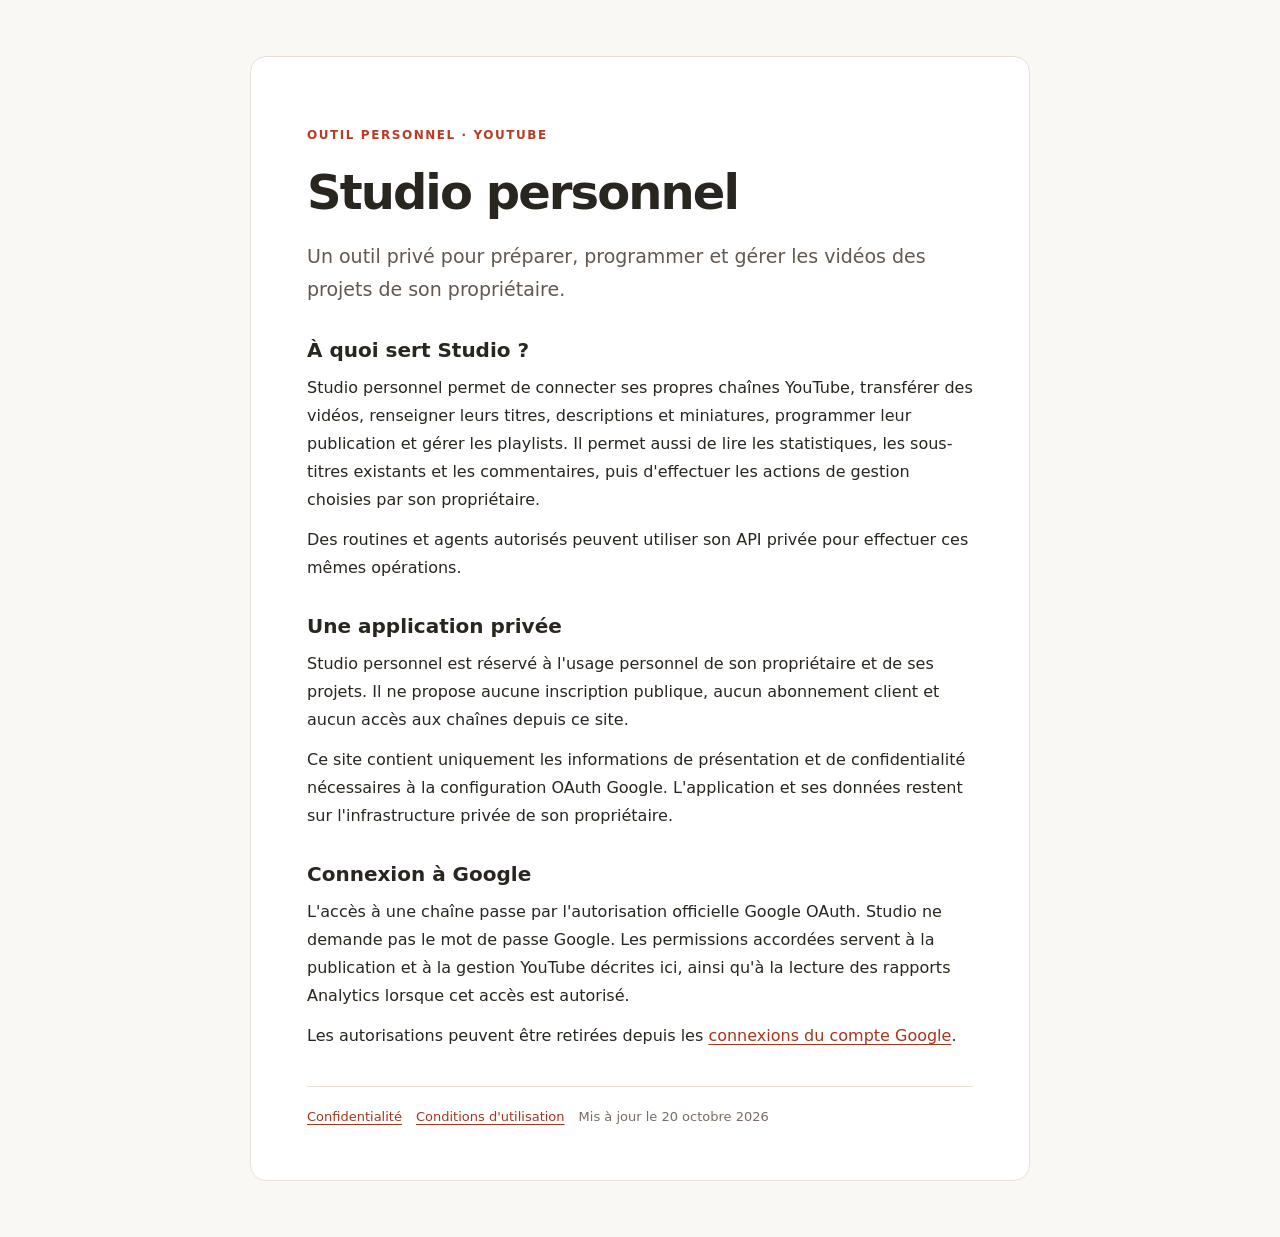
<file: index.html>
<!doctype html>
<html lang="fr">
<head><meta charset="utf-8"><meta name="viewport" content="width=device-width, initial-scale=1"><meta name="google-site-verification" content="CZdAS-ddiZNopeYLaUaoH6r4C7ixfgVytbwANOjDIA0"><meta name="description" content="Présentation de Studio personnel, outil privé de publication et de gestion YouTube."><title>Studio personnel</title><link rel="stylesheet" href="style.css"></head>
<body><main><p class="eyebrow">OUTIL PERSONNEL · YOUTUBE</p><h1>Studio personnel</h1><p class="intro">Un outil privé pour préparer, programmer et gérer les vidéos des projets de son propriétaire.</p><section><h2>À quoi sert Studio ?</h2><p>Studio personnel permet de connecter ses propres chaînes YouTube, transférer des vidéos, renseigner leurs titres, descriptions et miniatures, programmer leur publication et gérer les playlists. Il permet aussi de lire les statistiques, les sous-titres existants et les commentaires, puis d'effectuer les actions de gestion choisies par son propriétaire.</p><p>Des routines et agents autorisés peuvent utiliser son API privée pour effectuer ces mêmes opérations.</p></section><section><h2>Une application privée</h2><p>Studio personnel est réservé à l'usage personnel de son propriétaire et de ses projets. Il ne propose aucune inscription publique, aucun abonnement client et aucun accès aux chaînes depuis ce site.</p><p>Ce site contient uniquement les informations de présentation et de confidentialité nécessaires à la configuration OAuth Google. L'application et ses données restent sur l'infrastructure privée de son propriétaire.</p></section><section><h2>Connexion à Google</h2><p>L'accès à une chaîne passe par l'autorisation officielle Google OAuth. Studio ne demande pas le mot de passe Google. Les permissions accordées servent à la publication et à la gestion YouTube décrites ici, ainsi qu'à la lecture des rapports Analytics lorsque cet accès est autorisé.</p><p>Les autorisations peuvent être retirées depuis les <a href="https://myaccount.google.com/connections">connexions du compte Google</a>.</p></section><footer><a href="privacy.html">Confidentialité</a><a href="terms.html">Conditions d'utilisation</a><span>Mis à jour le 20 octobre 2026</span></footer></main></body>
</html>
</file>
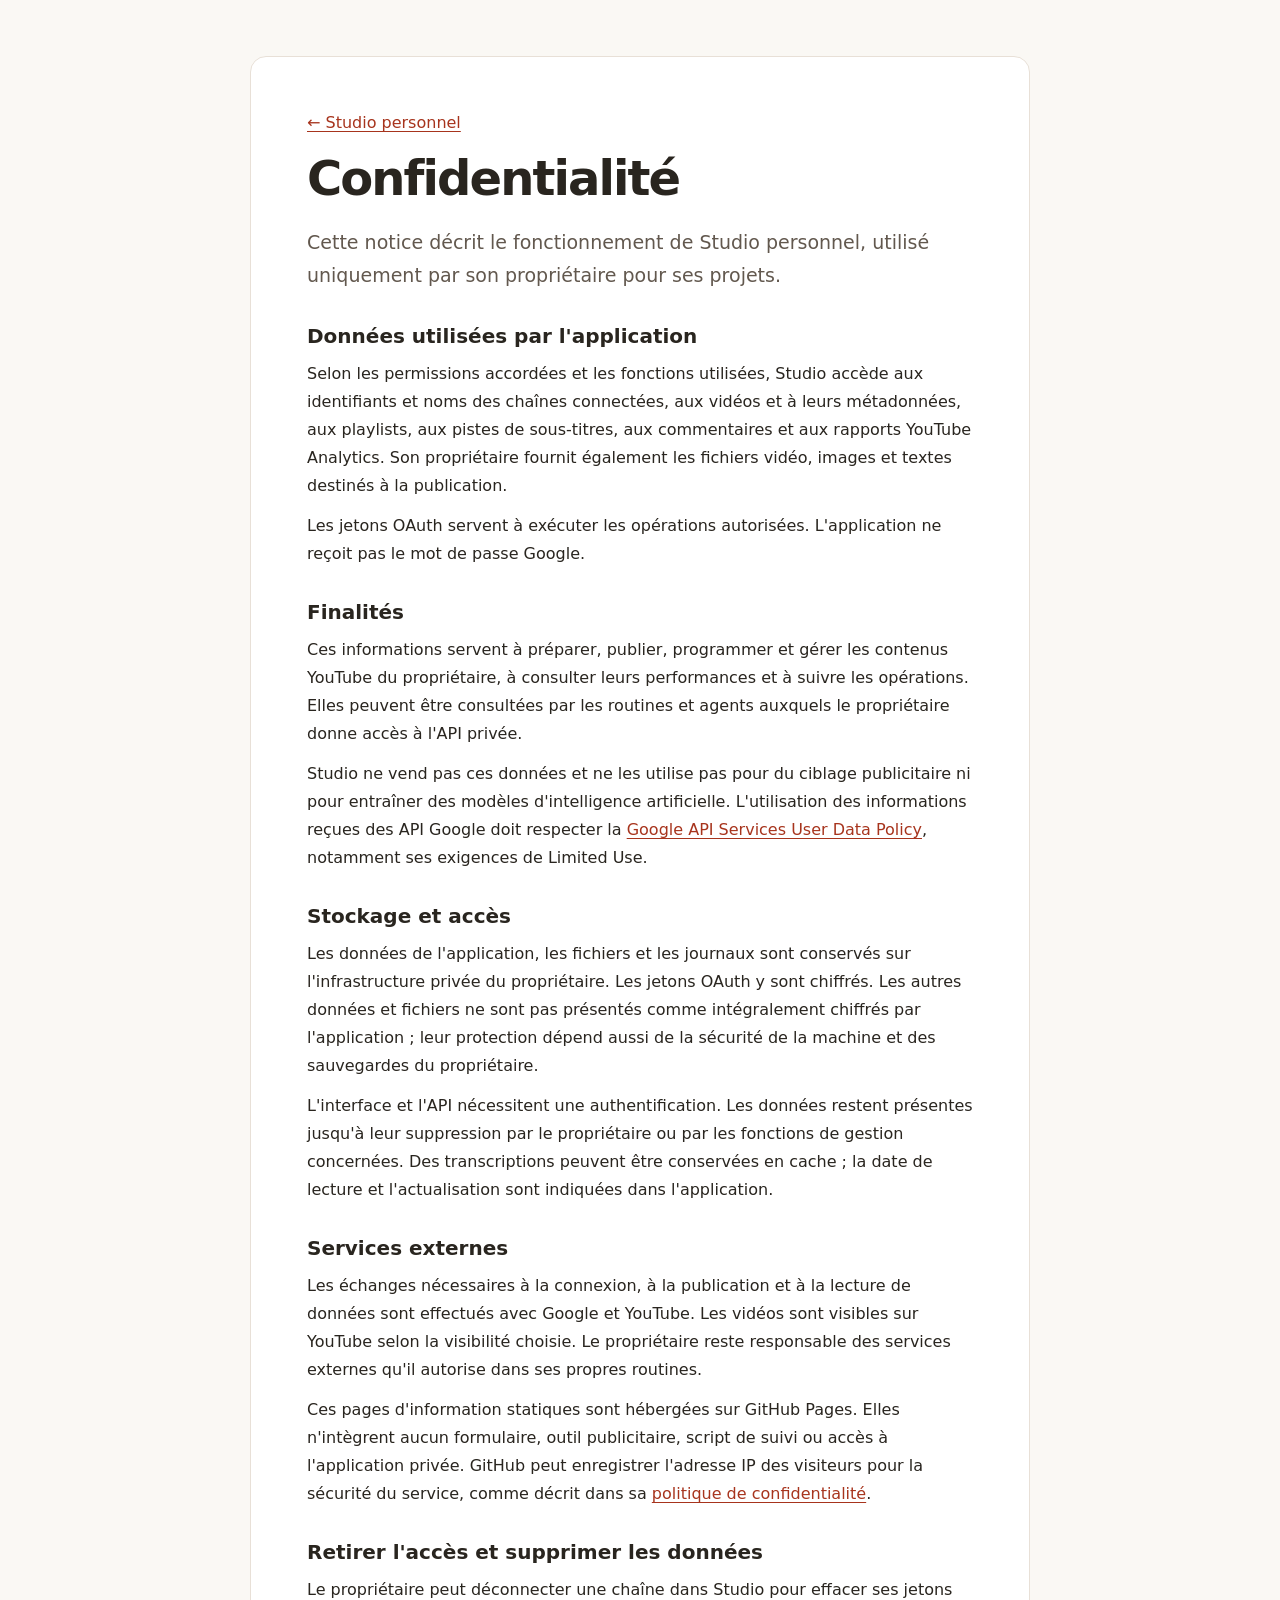
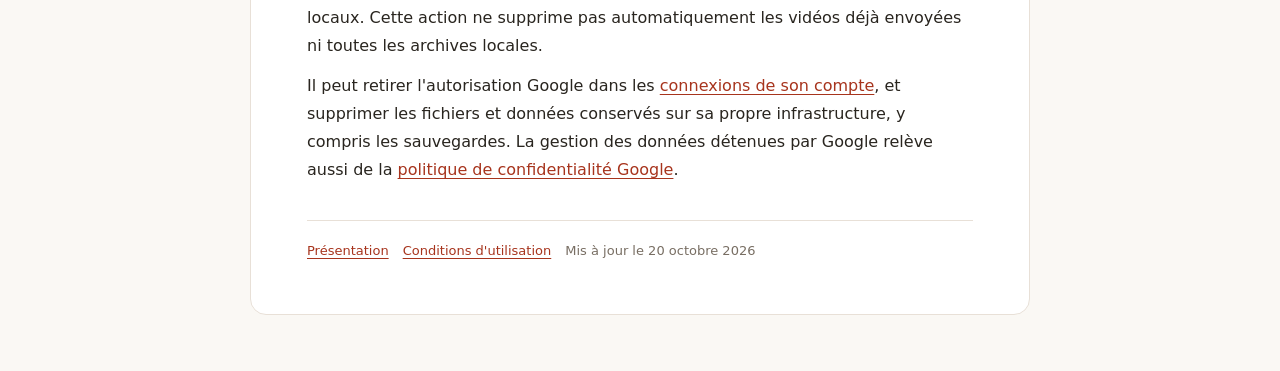
<file: privacy.html>
<!doctype html>
<html lang="fr">
<head><meta charset="utf-8"><meta name="viewport" content="width=device-width, initial-scale=1"><title>Confidentialité — Studio personnel</title><link rel="stylesheet" href="style.css"></head>
<body><main><a href="index.html">← Studio personnel</a><h1>Confidentialité</h1><p class="intro">Cette notice décrit le fonctionnement de Studio personnel, utilisé uniquement par son propriétaire pour ses projets.</p><section><h2>Données utilisées par l'application</h2><p>Selon les permissions accordées et les fonctions utilisées, Studio accède aux identifiants et noms des chaînes connectées, aux vidéos et à leurs métadonnées, aux playlists, aux pistes de sous-titres, aux commentaires et aux rapports YouTube Analytics. Son propriétaire fournit également les fichiers vidéo, images et textes destinés à la publication.</p><p>Les jetons OAuth servent à exécuter les opérations autorisées. L'application ne reçoit pas le mot de passe Google.</p></section><section><h2>Finalités</h2><p>Ces informations servent à préparer, publier, programmer et gérer les contenus YouTube du propriétaire, à consulter leurs performances et à suivre les opérations. Elles peuvent être consultées par les routines et agents auxquels le propriétaire donne accès à l'API privée.</p><p>Studio ne vend pas ces données et ne les utilise pas pour du ciblage publicitaire ni pour entraîner des modèles d'intelligence artificielle. L'utilisation des informations reçues des API Google doit respecter la <a href="https://developers.google.com/terms/api-services-user-data-policy">Google API Services User Data Policy</a>, notamment ses exigences de Limited Use.</p></section><section><h2>Stockage et accès</h2><p>Les données de l'application, les fichiers et les journaux sont conservés sur l'infrastructure privée du propriétaire. Les jetons OAuth y sont chiffrés. Les autres données et fichiers ne sont pas présentés comme intégralement chiffrés par l'application ; leur protection dépend aussi de la sécurité de la machine et des sauvegardes du propriétaire.</p><p>L'interface et l'API nécessitent une authentification. Les données restent présentes jusqu'à leur suppression par le propriétaire ou par les fonctions de gestion concernées. Des transcriptions peuvent être conservées en cache ; la date de lecture et l'actualisation sont indiquées dans l'application.</p></section><section><h2>Services externes</h2><p>Les échanges nécessaires à la connexion, à la publication et à la lecture de données sont effectués avec Google et YouTube. Les vidéos sont visibles sur YouTube selon la visibilité choisie. Le propriétaire reste responsable des services externes qu'il autorise dans ses propres routines.</p><p>Ces pages d'information statiques sont hébergées sur GitHub Pages. Elles n'intègrent aucun formulaire, outil publicitaire, script de suivi ou accès à l'application privée. GitHub peut enregistrer l'adresse IP des visiteurs pour la sécurité du service, comme décrit dans sa <a href="https://docs.github.com/en/site-policy/privacy-policies/github-general-privacy-statement">politique de confidentialité</a>.</p></section><section><h2>Retirer l'accès et supprimer les données</h2><p>Le propriétaire peut déconnecter une chaîne dans Studio pour effacer ses jetons locaux. Cette action ne supprime pas automatiquement les vidéos déjà envoyées ni toutes les archives locales.</p><p>Il peut retirer l'autorisation Google dans les <a href="https://myaccount.google.com/connections">connexions de son compte</a>, et supprimer les fichiers et données conservés sur sa propre infrastructure, y compris les sauvegardes. La gestion des données détenues par Google relève aussi de la <a href="https://policies.google.com/privacy">politique de confidentialité Google</a>.</p></section><footer><a href="index.html">Présentation</a><a href="terms.html">Conditions d'utilisation</a><span>Mis à jour le 20 octobre 2026</span></footer></main></body>
</html>
</file>
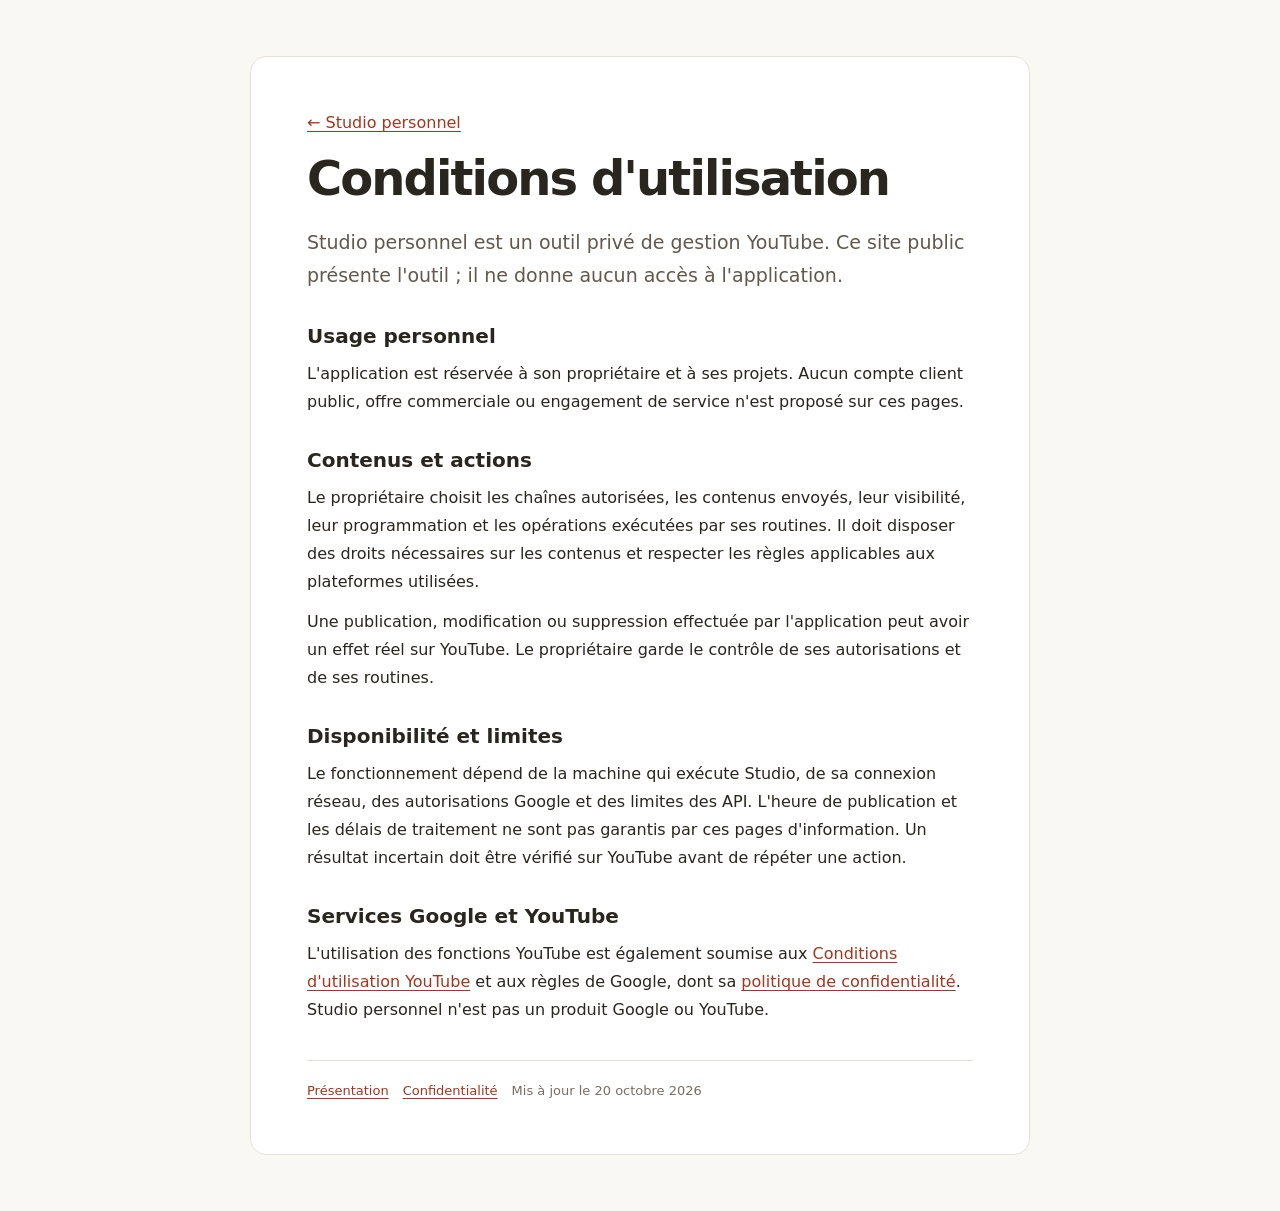
<file: terms.html>
<!doctype html>
<html lang="fr">
<head><meta charset="utf-8"><meta name="viewport" content="width=device-width, initial-scale=1"><title>Conditions d'utilisation — Studio personnel</title><link rel="stylesheet" href="style.css"></head>
<body><main><a href="index.html">← Studio personnel</a><h1>Conditions d'utilisation</h1><p class="intro">Studio personnel est un outil privé de gestion YouTube. Ce site public présente l'outil ; il ne donne aucun accès à l'application.</p><section><h2>Usage personnel</h2><p>L'application est réservée à son propriétaire et à ses projets. Aucun compte client public, offre commerciale ou engagement de service n'est proposé sur ces pages.</p></section><section><h2>Contenus et actions</h2><p>Le propriétaire choisit les chaînes autorisées, les contenus envoyés, leur visibilité, leur programmation et les opérations exécutées par ses routines. Il doit disposer des droits nécessaires sur les contenus et respecter les règles applicables aux plateformes utilisées.</p><p>Une publication, modification ou suppression effectuée par l'application peut avoir un effet réel sur YouTube. Le propriétaire garde le contrôle de ses autorisations et de ses routines.</p></section><section><h2>Disponibilité et limites</h2><p>Le fonctionnement dépend de la machine qui exécute Studio, de sa connexion réseau, des autorisations Google et des limites des API. L'heure de publication et les délais de traitement ne sont pas garantis par ces pages d'information. Un résultat incertain doit être vérifié sur YouTube avant de répéter une action.</p></section><section><h2>Services Google et YouTube</h2><p>L'utilisation des fonctions YouTube est également soumise aux <a href="https://www.youtube.com/t/terms">Conditions d'utilisation YouTube</a> et aux règles de Google, dont sa <a href="https://policies.google.com/privacy">politique de confidentialité</a>. Studio personnel n'est pas un produit Google ou YouTube.</p></section><footer><a href="index.html">Présentation</a><a href="privacy.html">Confidentialité</a><span>Mis à jour le 20 octobre 2026</span></footer></main></body>
</html>
</file>
<file: style.css>
:root{color-scheme:light;font-family:system-ui,-apple-system,"Segoe UI",sans-serif;color:#29251f;background:#faf8f4}*{box-sizing:border-box}body{margin:0;padding:56px 24px}main{max-width:780px;margin:auto;background:#fff;border:1px solid #e8e0d7;border-radius:16px;padding:clamp(24px,5vw,56px)}h1{font-size:clamp(32px,6vw,48px);line-height:1.12;letter-spacing:-.04em;margin:20px 0}h2{font-size:20px;margin:32px 0 10px}p{line-height:1.75;margin:12px 0}.intro{font-size:19px;color:#62584e}.eyebrow{font-size:12px;font-weight:700;letter-spacing:.13em;color:#ba3b21}a{color:#a7341d;text-underline-offset:3px}footer{border-top:1px solid #e8e0d7;margin-top:36px;padding-top:22px;display:flex;flex-wrap:wrap;gap:14px;font-size:13px}footer span{color:#786e63}@media(max-width:500px){body{padding:18px 12px}main{border-radius:12px}}
</file>
